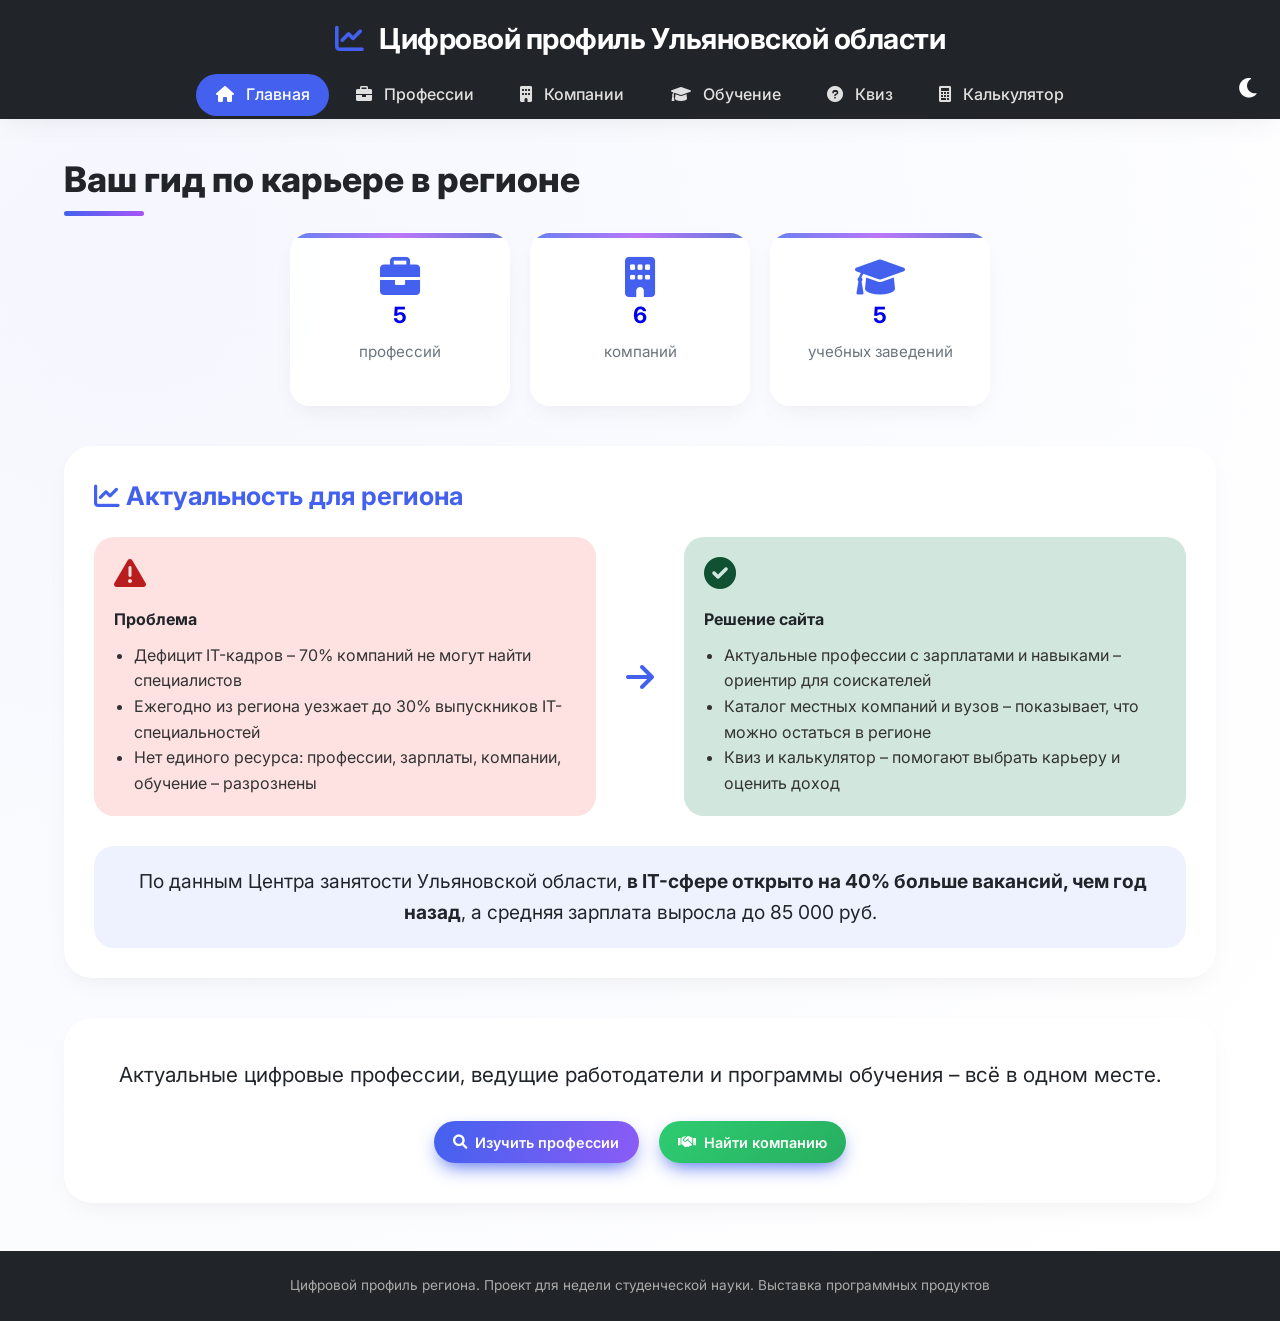
<file: index.html>
<!DOCTYPE html>
<!-- 1. Тип документа HTML5 -->
<html lang="ru">
<!-- 2. Корневой элемент: язык страницы русский -->
<head>
    <!-- 3. Кодировка UTF-8 (поддержка всех символов) -->
    <meta charset="UTF-8">
    <!-- 4. Адаптивный viewport: ширина = ширине устройства, масштаб 100% -->
    <meta name="viewport" content="width=device-width, initial-scale=1.0">
    <!-- 5. Заголовок вкладки браузера -->
    <title>Цифровой профиль Ульяновской области</title>
    <!-- 6. Подключение основного CSS -->
    <link rel="stylesheet" href="css/style.css">
    <!-- 7. Подключение иконок Font Awesome (внешний ресурс, не фреймворк) -->
    <link rel="stylesheet" href="https://cdnjs.cloudflare.com/ajax/libs/font-awesome/6.0.0-beta3/css/all.min.css">
</head>
<body>
    <!-- 8. Шапка сайта с навигацией -->
    <header>
        <h1><i class="fas fa-chart-line"></i> Цифровой профиль Ульяновской области</h1>
        <nav>
            <a href="index.html"><i class="fas fa-home"></i> Главная</a>
            <a href="professions.html"><i class="fas fa-briefcase"></i> Профессии</a>
            <a href="companies.html"><i class="fas fa-building"></i> Компании</a>
            <a href="education.html"><i class="fas fa-graduation-cap"></i> Обучение</a>
            <a href="quiz.html"><i class="fas fa-question-circle"></i> Квиз</a>
            <a href="calculator.html"><i class="fas fa-calculator"></i> Калькулятор</a>
        </nav>
        <!-- 9. Кнопка переключения тёмной темы (сохраняет выбор) -->
        <div style="text-align: right; margin-top: -40px; margin-right: 20px;">
            <button id="themeToggle" class="theme-btn" style="background: none; border: none; color: white; font-size: 1.4rem; cursor: pointer;">
                <i class="fas fa-moon"></i> <!-- иконка луны (светлая тема) -->
            </button>
        </div>
    </header>

    <!-- 10. Основной контейнер -->
    <div class="container">
        <h2 class="page-title">Ваш гид по карьере в регионе</h2>

        <!-- 11. Блок статистики (три кликабельные карточки) -->
        <div style="display: flex; flex-wrap: wrap; gap: 20px; justify-content: center; margin-bottom: 40px;">
            <!-- Карточка-ссылка на страницу профессий -->
            <a href="professions.html" class="card-link" style="text-decoration: none; display: block; width: 220px;">
                <div class="card" style="text-align: center; width: 100%;">
                    <i class="fas fa-briefcase" style="font-size: 2.5rem; color: #4361ee;"></i>
                    <h3 id="profCount">0</h3> <!-- сюда JS вставит количество профессий -->
                    <p>профессий</p>
                </div>
            </a>
            <!-- Карточка-ссылка на страницу компаний -->
            <a href="companies.html" class="card-link" style="text-decoration: none; display: block; width: 220px;">
                <div class="card" style="text-align: center; width: 100%;">
                    <i class="fas fa-building" style="font-size: 2.5rem; color: #4361ee;"></i>
                    <h3 id="companyCount">0</h3>
                    <p>компаний</p>
                </div>
            </a>
            <!-- Карточка-ссылка на страницу образования -->
            <a href="education.html" class="card-link" style="text-decoration: none; display: block; width: 220px;">
                <div class="card" style="text-align: center; width: 100%;">
                    <i class="fas fa-graduation-cap" style="font-size: 2.5rem; color: #4361ee;"></i>
                    <h3 id="eduCount">0</h3>
                    <p>учебных заведений</p>
                </div>
            </a>
        </div>

        <!-- 12. Блок "Актуальность и решение проблемы" (НОВЫЙ) -->
        <div style="background: white; border-radius: 28px; padding: 30px; margin: 40px 0; box-shadow: var(--shadow);">
            <h3 style="font-size: 1.6rem; margin-bottom: 20px; color: var(--primary);">
                <i class="fas fa-chart-line"></i> Актуальность для региона
            </h3>
            <div style="display: flex; flex-wrap: wrap; gap: 30px; justify-content: space-between;">
                <!-- Левая карточка: проблема -->
                <div style="flex: 1; min-width: 200px;">
                    <div style="background: #fee2e2; border-radius: 20px; padding: 20px; height: 100%;">
                        <i class="fas fa-exclamation-triangle" style="font-size: 2rem; color: #b91c1c;"></i>
                        <h4 style="margin: 15px 0 10px;">Проблема</h4>
                        <ul style="padding-left: 20px; color: #333;">
                            <li>Дефицит IT-кадров – 70% компаний не могут найти специалистов</li>
                            <li>Ежегодно из региона уезжает до 30% выпускников IT-специальностей</li>
                            <li>Нет единого ресурса: профессии, зарплаты, компании, обучение – разрознены</li>
                        </ul>
                    </div>
                </div>
                <!-- Стрелка-разделитель -->
                <div style="display: flex; align-items: center; font-size: 2rem; color: var(--primary);">
                    <i class="fas fa-arrow-right"></i>
                </div>
                <!-- Правая карточка: решение -->
                <div style="flex: 1; min-width: 200px;">
                    <div style="background: #d1e7dd; border-radius: 20px; padding: 20px; height: 100%;">
                        <i class="fas fa-check-circle" style="font-size: 2rem; color: #0f5132;"></i>
                        <h4 style="margin: 15px 0 10px;">Решение сайта</h4>
                        <ul style="padding-left: 20px; color: #333;">
                            <li>Актуальные профессии с зарплатами и навыками – ориентир для соискателей</li>
                            <li>Каталог местных компаний и вузов – показывает, что можно остаться в регионе</li>
                            <li>Квиз и калькулятор – помогают выбрать карьеру и оценить доход</li>
                        </ul>
                    </div>
                </div>
            </div>
            <!-- Дополнительная статистика -->
            <div style="margin-top: 30px; text-align: center; background: #eef2ff; border-radius: 20px; padding: 20px;">
                <p style="font-size: 1.2rem;">
                    <i class="fas fa-chart-simple"></i> По данным Центра занятости Ульяновской области, 
                    <strong>в IT-сфере открыто на 40% больше вакансий, чем год назад</strong>, 
                    а средняя зарплата выросла до 85 000 руб.
                </p>
            </div>
        </div>

        <!-- 13. Приветственный блок с кнопками -->
        <div style="background: white; border-radius: 28px; padding: 40px; box-shadow: var(--shadow); text-align: center;">
            <p style="font-size: 1.3rem; margin-bottom: 30px;">
                Актуальные цифровые профессии, ведущие работодатели и программы обучения – всё в одном месте.
            </p>
            <div style="display: flex; gap: 20px; justify-content: center; flex-wrap: wrap;">
                <a href="professions.html" class="btn"><i class="fas fa-search"></i> Изучить профессии</a>
                <a href="companies.html" class="btn" style="background: linear-gradient(135deg, #2ecc71, #27ae60);"><i class="fas fa-handshake"></i> Найти компанию</a>
            </div>
        </div>
    </div>

    <!-- 14. Подвал -->
    <footer>
        <p>Цифровой профиль региона. Проект для недели студенческой науки. Выставка программных продуктов</p>
        <!-- <p style="margin-top: 10px;"><i class="fas fa-envelope"></i> info@digit73.ru</p> -->
    </footer>

    <!-- 15. Подключение скриптов -->
    <script src="js/data.js"></script>
    <script src="js/main.js"></script>
    <!-- 16. Анимированный счётчик статистики (НОВЫЙ) -->
    <script>
        function animateCounter(elementId, targetNumber, duration = 1500) {
            const element = document.getElementById(elementId);
            if (!element) return;
            let steps = duration / 16;   // примерно 60 кадров в секунду
            let increment = targetNumber / steps;
            let current = 0;
            function update() {
                current += increment;
                if (current < targetNumber) {
                    element.innerText = Math.floor(current);
                    requestAnimationFrame(update);
                } else {
                    element.innerText = targetNumber;
                }
            }
            update();
        }
        window.addEventListener('load', () => {
            animateCounter('profCount', professions.length);
            animateCounter('companyCount', companies.length);
            animateCounter('eduCount', education.length);
        });
    </script>
</body>
</html>
</file>
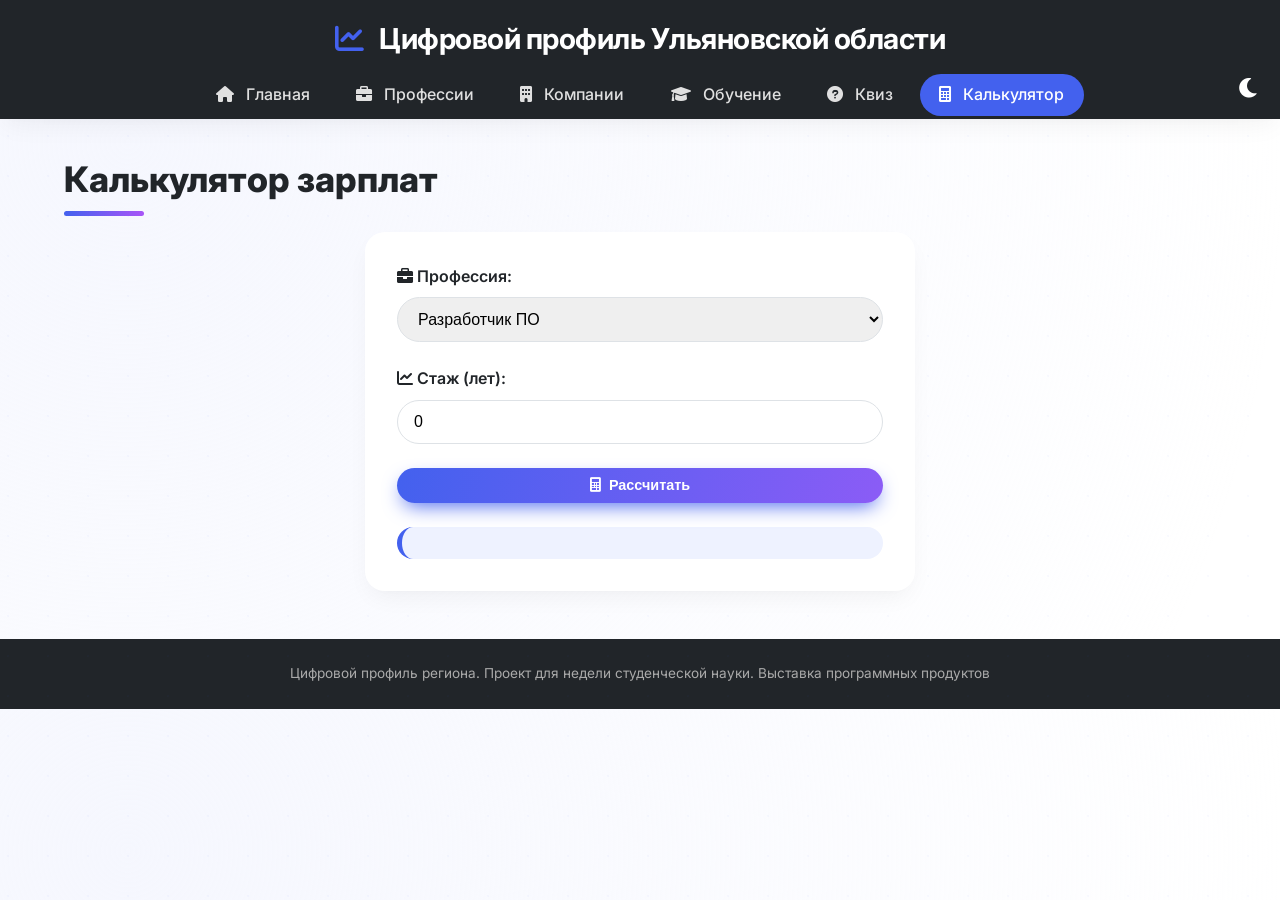
<file: calculator.html>
<!DOCTYPE html>
<html lang="ru">
<head>
    <meta charset="UTF-8">
    <meta name="viewport" content="width=device-width, initial-scale=1.0">
    <title>Калькулятор зарплат</title>
    <link rel="stylesheet" href="css/style.css">
    <link rel="stylesheet" href="https://cdnjs.cloudflare.com/ajax/libs/font-awesome/6.0.0-beta3/css/all.min.css">
</head>
<body>
    <header>
        <h1><i class="fas fa-chart-line"></i> Цифровой профиль Ульяновской области</h1>
        <nav>
            <a href="index.html"><i class="fas fa-home"></i> Главная</a>
            <a href="professions.html"><i class="fas fa-briefcase"></i> Профессии</a>
            <a href="companies.html"><i class="fas fa-building"></i> Компании</a>
            <a href="education.html"><i class="fas fa-graduation-cap"></i> Обучение</a>
            <a href="quiz.html"><i class="fas fa-question-circle"></i> Квиз</a>
            <a href="calculator.html"><i class="fas fa-calculator"></i> Калькулятор</a>
        </nav>
        <div style="text-align: right; margin-top: -40px; margin-right: 20px;">
            <button id="themeToggle" class="theme-btn" style="background: none; border: none; color: white; font-size: 1.4rem; cursor: pointer;">
                <i class="fas fa-moon"></i>
            </button>
        </div>
    </header>

    <div class="container">
        <h2 class="page-title">Калькулятор зарплат</h2>

        <div class="calculator-box">
            <div class="form-group">
                <label for="professionSelect"><i class="fas fa-briefcase"></i> Профессия:</label>
                <select id="professionSelect"></select>
            </div>
            <div class="form-group">
                <label for="experience"><i class="fas fa-chart-line"></i> Стаж (лет):</label>
                <input type="number" id="experience" min="0" max="10" value="0" step="1">
            </div>
            <button onclick="calculateSalary()" class="btn" style="width: 100%; justify-content: center;"><i class="fas fa-calculator"></i> Рассчитать</button>
            <div id="salaryResult" class="result-box"></div>
        </div>
    </div>

    <footer>
        <p>Цифровой профиль региона. Проект для недели студенческой науки. Выставка программных продуктов</p>
        <!-- <p style="margin-top: 10px;"><i class="fas fa-envelope"></i> info@digit73.ru</p> -->
    </footer>

    <script src="js/data.js"></script>
    <script src="js/main.js"></script>
    <script src="js/calculator.js"></script>
</body>
</html>
</file>
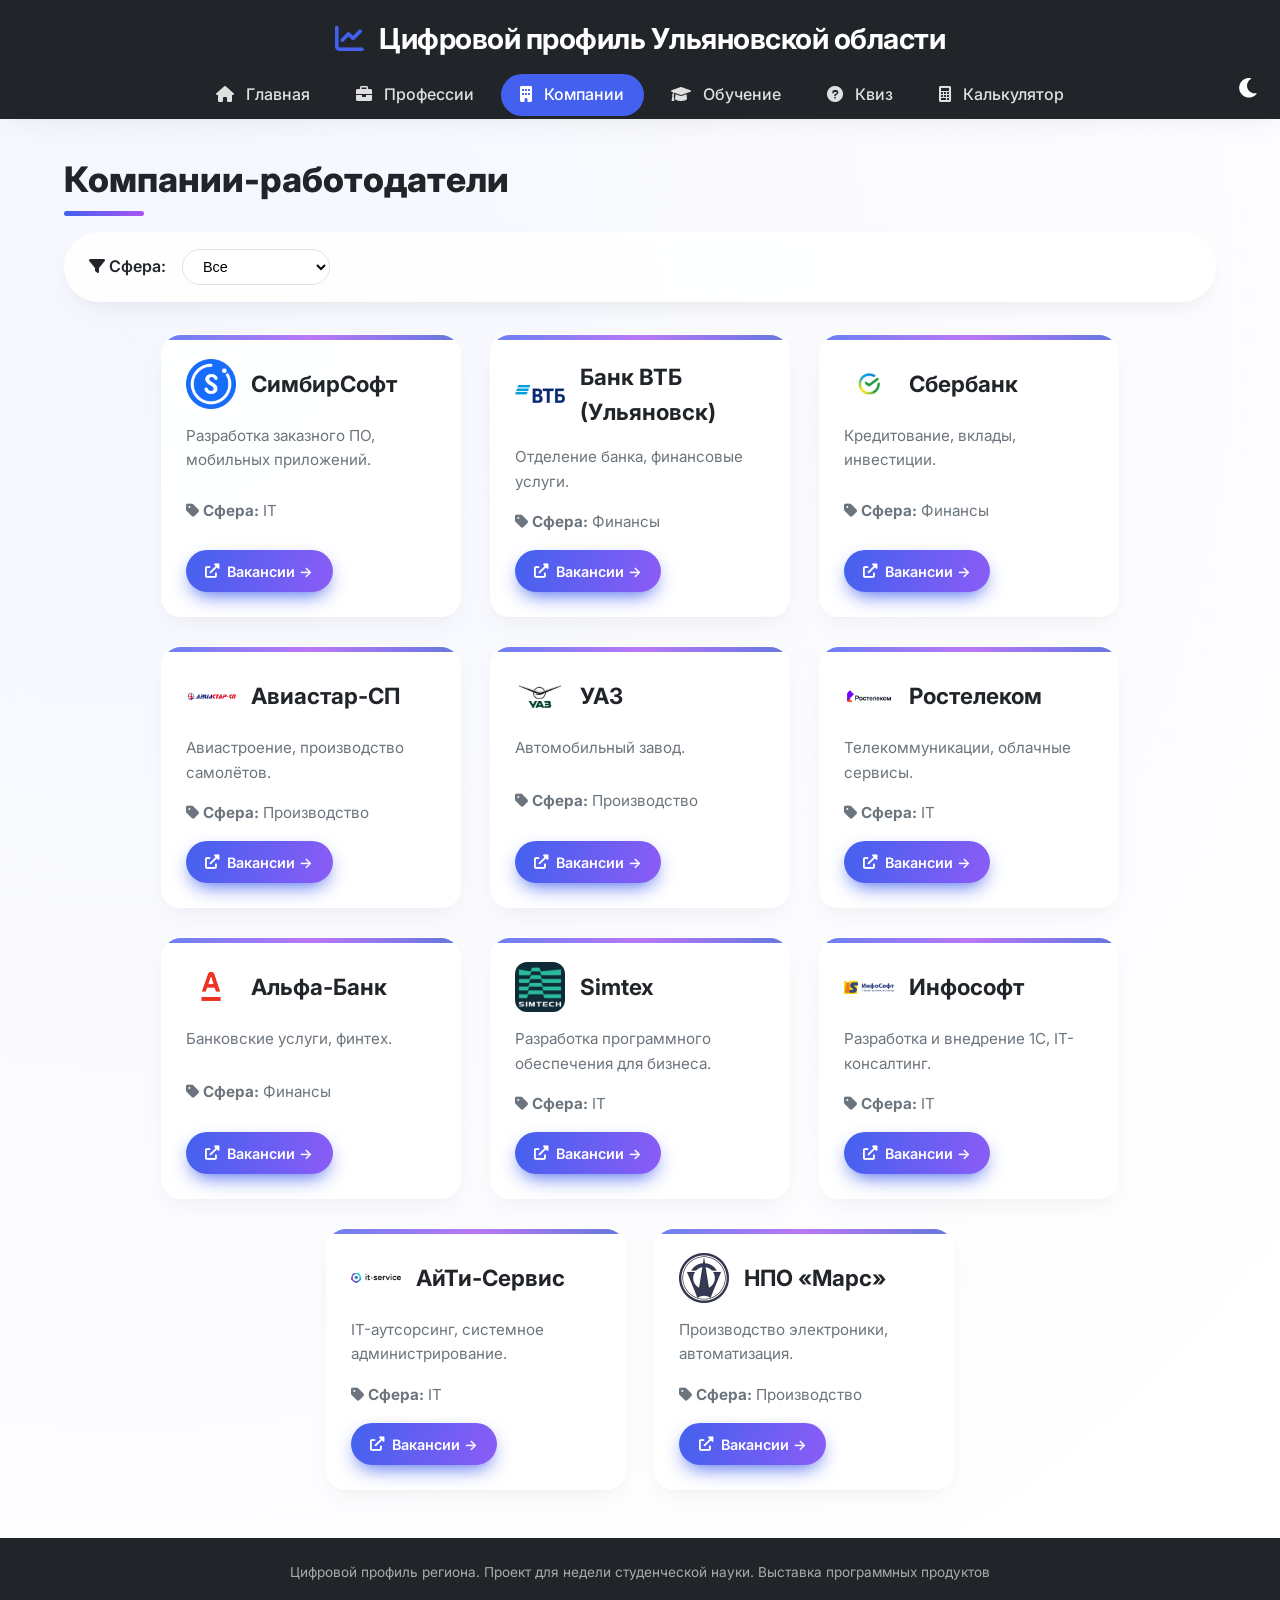
<file: companies.html>
<!DOCTYPE html>
<html lang="ru">
<head>
    <meta charset="UTF-8">
    <meta name="viewport" content="width=device-width, initial-scale=1.0">
    <title>Компании – Цифровой профиль</title>
    <link rel="stylesheet" href="css/style.css">
    <link rel="stylesheet" href="https://cdnjs.cloudflare.com/ajax/libs/font-awesome/6.0.0-beta3/css/all.min.css">
</head>
<body>
    <header>
        <h1><i class="fas fa-chart-line"></i> Цифровой профиль Ульяновской области</h1>
        <nav>
            <a href="index.html"><i class="fas fa-home"></i> Главная</a>
            <a href="professions.html"><i class="fas fa-briefcase"></i> Профессии</a>
            <a href="companies.html"><i class="fas fa-building"></i> Компании</a>
            <a href="education.html"><i class="fas fa-graduation-cap"></i> Обучение</a>
            <a href="quiz.html"><i class="fas fa-question-circle"></i> Квиз</a>
            <a href="calculator.html"><i class="fas fa-calculator"></i> Калькулятор</a>
        </nav>
        <div style="text-align: right; margin-top: -40px; margin-right: 20px;">
            <button id="themeToggle" class="theme-btn" style="background: none; border: none; color: white; font-size: 1.4rem; cursor: pointer;">
                <i class="fas fa-moon"></i>
            </button>
        </div>
    </header>

    <div class="container">
        <h2 class="page-title">Компании-работодатели</h2>

        <!-- Блок фильтрации по сфере -->
        <div class="filter-section">
            <label for="fieldFilter"><i class="fas fa-filter"></i> Сфера:</label>
            <select id="fieldFilter">
                <option value="all">Все</option>
                <option value="IT">IT</option>
                <option value="Финансы">Финансы</option>
                <option value="Производство">Производство</option>
            </select>
        </div>

        <!-- Контейнер для карточек компаний (заполняется через companies.js) -->
        <div id="companiesContainer" class="card-container"></div>
    </div>

    <footer>
        <p>Цифровой профиль региона. Проект для недели студенческой науки. Выставка программных продуктов</p>
        <!-- <p style="margin-top: 10px;"><i class="fas fa-envelope"></i> info@digit73.ru</p> -->
    </footer>

    <script src="js/data.js"></script>
    <script src="js/main.js"></script>
    <script src="js/companies.js"></script>
</body>
</html>
</file>
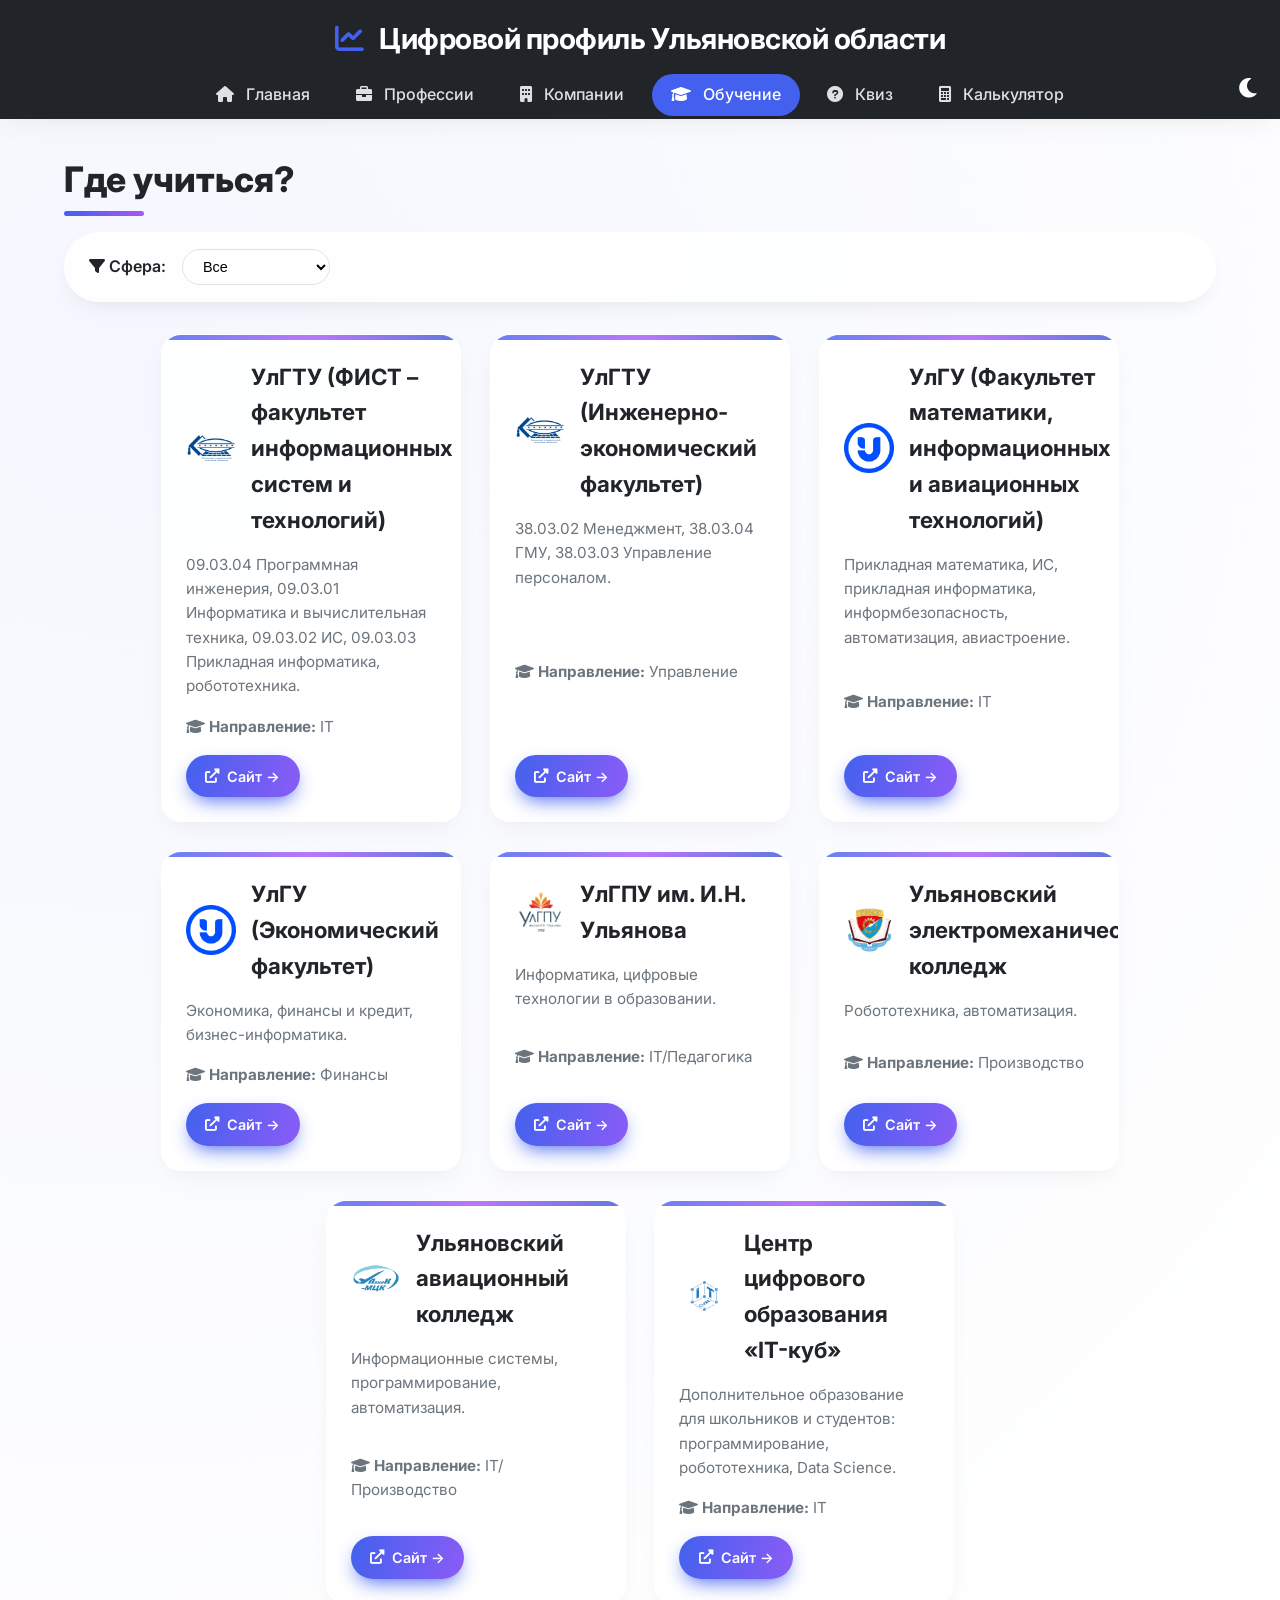
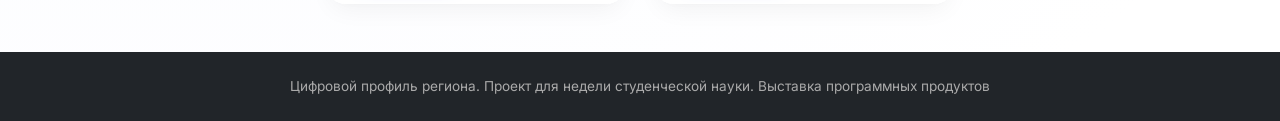
<file: education.html>
<!DOCTYPE html>
<html lang="ru">
<head>
    <meta charset="UTF-8">
    <meta name="viewport" content="width=device-width, initial-scale=1.0">
    <title>Обучение – Цифровой профиль</title>
    <link rel="stylesheet" href="css/style.css">
    <link rel="stylesheet" href="https://cdnjs.cloudflare.com/ajax/libs/font-awesome/6.0.0-beta3/css/all.min.css">
</head>
<body>
    <header>
        <h1><i class="fas fa-chart-line"></i> Цифровой профиль Ульяновской области</h1>
        <nav>
            <a href="index.html"><i class="fas fa-home"></i> Главная</a>
            <a href="professions.html"><i class="fas fa-briefcase"></i> Профессии</a>
            <a href="companies.html"><i class="fas fa-building"></i> Компании</a>
            <a href="education.html"><i class="fas fa-graduation-cap"></i> Обучение</a>
            <a href="quiz.html"><i class="fas fa-question-circle"></i> Квиз</a>
            <a href="calculator.html"><i class="fas fa-calculator"></i> Калькулятор</a>
        </nav>
        <div style="text-align: right; margin-top: -40px; margin-right: 20px;">
            <button id="themeToggle" class="theme-btn" style="background: none; border: none; color: white; font-size: 1.4rem; cursor: pointer;">
                <i class="fas fa-moon"></i>
            </button>
        </div>
    </header>

    <div class="container">
        <h2 class="page-title">Где учиться?</h2>

        <!-- Блок фильтрации по сфере -->
        <div class="filter-section">
            <label for="eduFieldFilter"><i class="fas fa-filter"></i> Сфера:</label>
            <select id="eduFieldFilter">
                <option value="all">Все</option>
                <option value="IT">IT</option>
                <option value="Финансы">Финансы</option>
                <option value="Производство">Производство</option>
            </select>
        </div>

        <!-- Контейнер для карточек учебных заведений (заполняется через education.js) -->
        <div id="educationContainer" class="card-container"></div>
    </div>

    <footer>
        <p>Цифровой профиль региона. Проект для недели студенческой науки. Выставка программных продуктов</p>
        <!-- <p style="margin-top: 10px;"><i class="fas fa-envelope"></i> info@digit73.ru</p> -->
    </footer>

    <script src="js/data.js"></script>
    <script src="js/main.js"></script>
    <script src="js/education.js"></script>
</body>
</html>
</file>
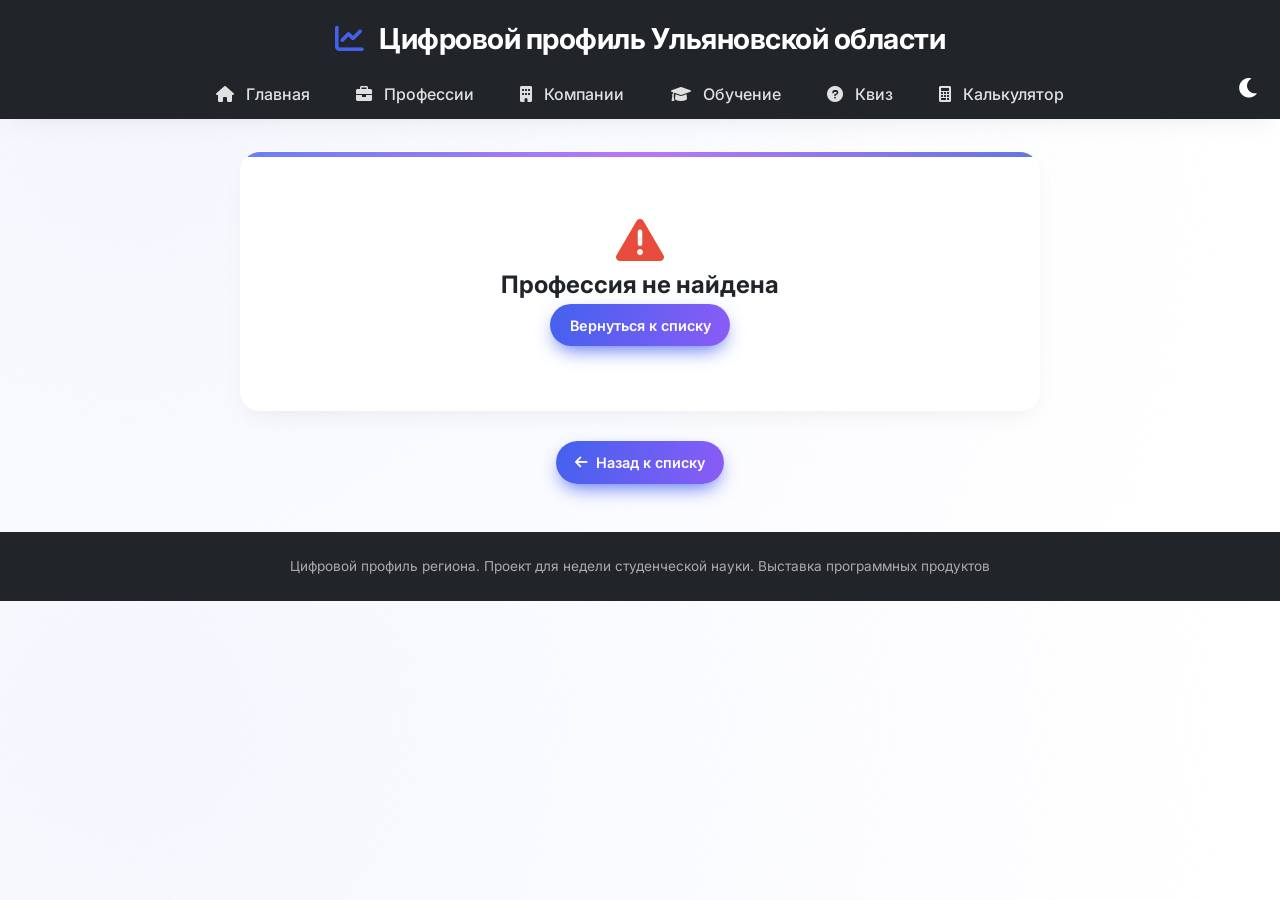
<file: profession-detail.html>
<!DOCTYPE html>
<html lang="ru">
<head>
    <meta charset="UTF-8">
    <meta name="viewport" content="width=device-width, initial-scale=1.0">
    <title>Детали профессии – Цифровой профиль</title>
    <link rel="stylesheet" href="css/style.css">
    <link rel="stylesheet" href="https://cdnjs.cloudflare.com/ajax/libs/font-awesome/6.0.0-beta3/css/all.min.css">
</head>
<body>
    <header>
        <h1><i class="fas fa-chart-line"></i> Цифровой профиль Ульяновской области</h1>
        <nav>
            <a href="index.html"><i class="fas fa-home"></i> Главная</a>
            <a href="professions.html"><i class="fas fa-briefcase"></i> Профессии</a>
            <a href="companies.html"><i class="fas fa-building"></i> Компании</a>
            <a href="education.html"><i class="fas fa-graduation-cap"></i> Обучение</a>
            <a href="quiz.html"><i class="fas fa-question-circle"></i> Квиз</a>
            <a href="calculator.html"><i class="fas fa-calculator"></i> Калькулятор</a>
        </nav>
        <div style="text-align: right; margin-top: -40px; margin-right: 20px;">
            <button id="themeToggle" class="theme-btn" style="background: none; border: none; color: white; font-size: 1.4rem; cursor: pointer;">
                <i class="fas fa-moon"></i>
            </button>
        </div>
    </header>

    <div class="container">
        <!-- Контейнер, куда profession-detail.js загрузит информацию -->
        <div id="detail-content" class="card" style="width: 100%; max-width: 800px; margin: 0 auto;">
            <div style="text-align: center; padding: 40px;">
                <i class="fas fa-spinner fa-pulse fa-3x"></i>
                <p>Загрузка информации...</p>
            </div>
        </div>
        <!-- Кнопка возврата к списку профессий -->
        <div style="text-align: center; margin-top: 30px;">
            <a href="professions.html" class="btn"><i class="fas fa-arrow-left"></i> Назад к списку</a>
        </div>
    </div>

    <footer>
        <p>Цифровой профиль региона. Проект для недели студенческой науки. Выставка программных продуктов</p>
        <!-- <p style="margin-top: 10px;"><i class="fas fa-envelope"></i> info@digit73.ru</p> -->
    </footer>

    <script src="js/data.js"></script>
    <script src="js/main.js"></script>
    <script src="js/profession-detail.js"></script>
</body>
</html>
</file>
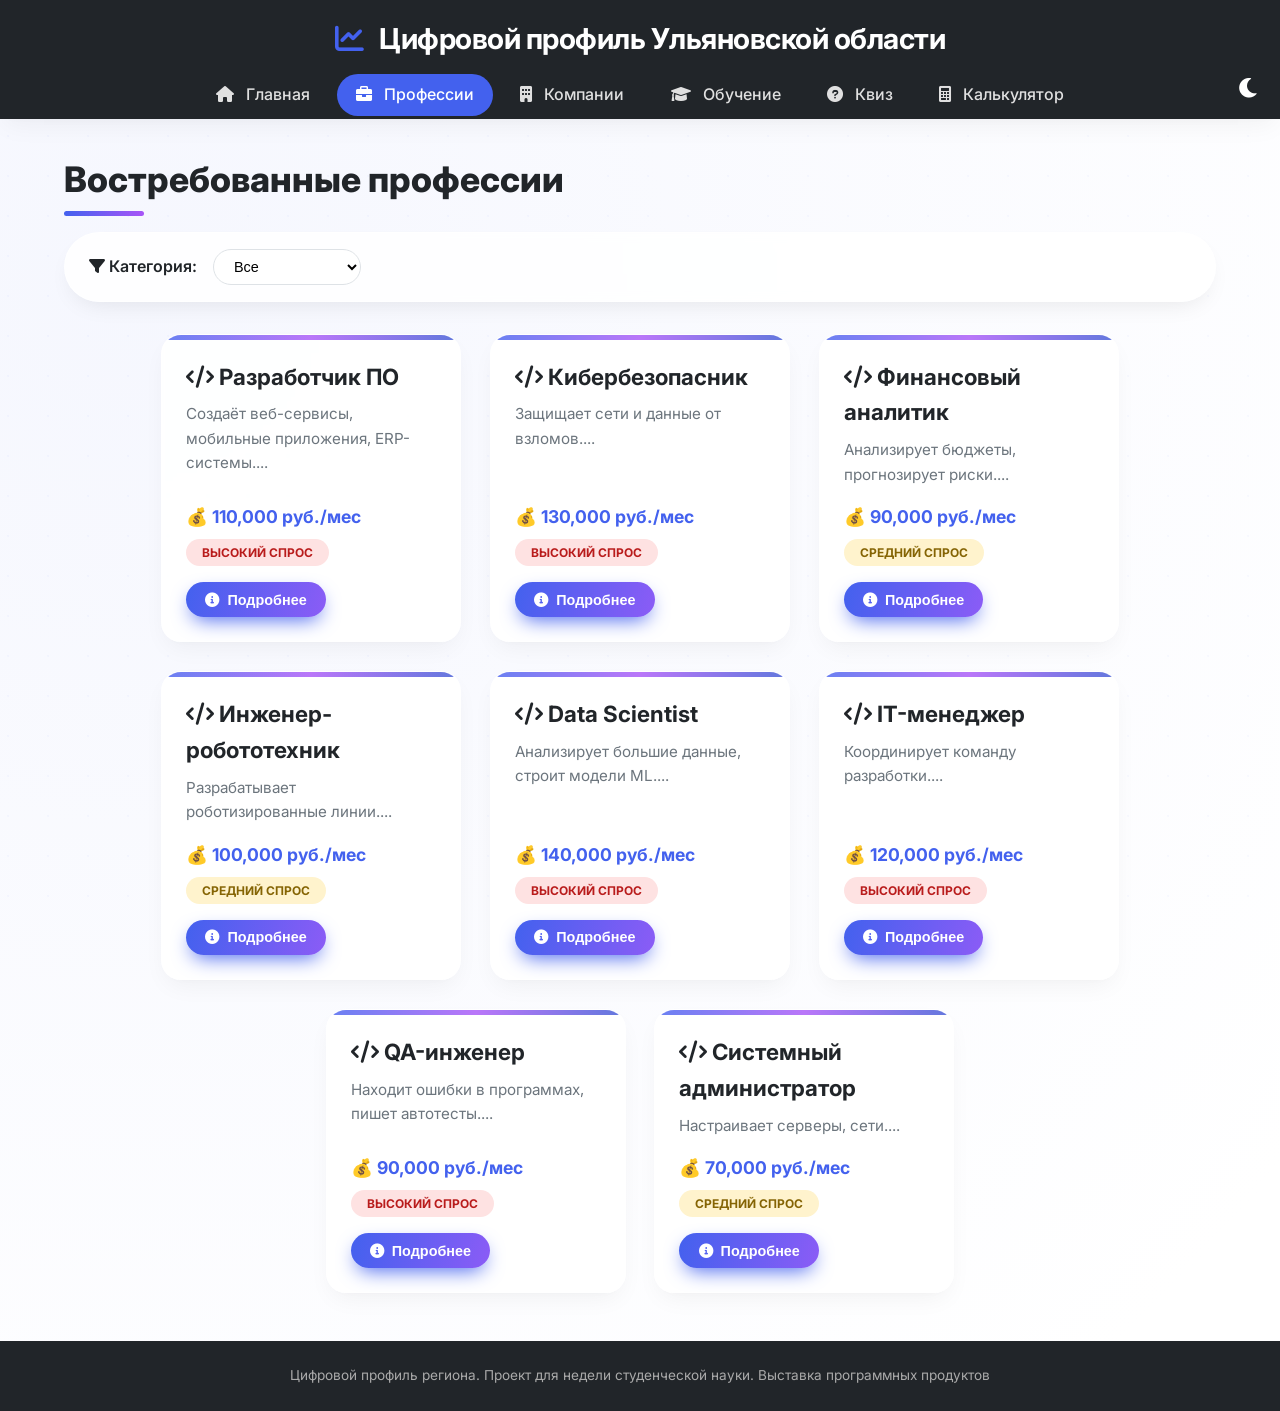
<file: professions.html>
<!DOCTYPE html>
<html lang="ru">
<head>
    <meta charset="UTF-8">
    <meta name="viewport" content="width=device-width, initial-scale=1.0">
    <title>Профессии – Цифровой профиль</title>
    <link rel="stylesheet" href="css/style.css">
    <link rel="stylesheet" href="https://cdnjs.cloudflare.com/ajax/libs/font-awesome/6.0.0-beta3/css/all.min.css">
</head>
<body>
    <header>
        <h1><i class="fas fa-chart-line"></i> Цифровой профиль Ульяновской области</h1>
        <nav>
            <a href="index.html"><i class="fas fa-home"></i> Главная</a>
            <a href="professions.html"><i class="fas fa-briefcase"></i> Профессии</a>
            <a href="companies.html"><i class="fas fa-building"></i> Компании</a>
            <a href="education.html"><i class="fas fa-graduation-cap"></i> Обучение</a>
            <a href="quiz.html"><i class="fas fa-question-circle"></i> Квиз</a>
            <a href="calculator.html"><i class="fas fa-calculator"></i> Калькулятор</a>
        </nav>
        <div style="text-align: right; margin-top: -40px; margin-right: 20px;">
            <button id="themeToggle" class="theme-btn" style="background: none; border: none; color: white; font-size: 1.4rem; cursor: pointer;">
                <i class="fas fa-moon"></i>
            </button>
        </div>
    </header>

    <div class="container">
        <h2 class="page-title">Востребованные профессии</h2>

        <!-- Блок фильтрации по категориям -->
        <div class="filter-section">
            <label for="categoryFilter"><i class="fas fa-filter"></i> Категория:</label>
            <select id="categoryFilter">
                <option value="all">Все</option>
                <option value="IT">IT</option>
                <option value="Финансы">Финансы</option>
                <option value="Производство">Производство</option>
                <option value="Управление">Управление</option>
            </select>
        </div>

        <!-- Контейнер для карточек профессий (заполняется через professions.js) -->
        <div id="professionsContainer" class="card-container"></div>
    </div>

    <footer>
        <p>Цифровой профиль региона. Проект для недели студенческой науки. Выставка программных продуктов</p>
        <!-- <p style="margin-top: 10px;"><i class="fas fa-envelope"></i> info@digit73.ru</p> -->
    </footer>

    <script src="js/data.js"></script>
    <script src="js/main.js"></script>
    <script src="js/professions.js"></script>
</body>
</html>
</file>
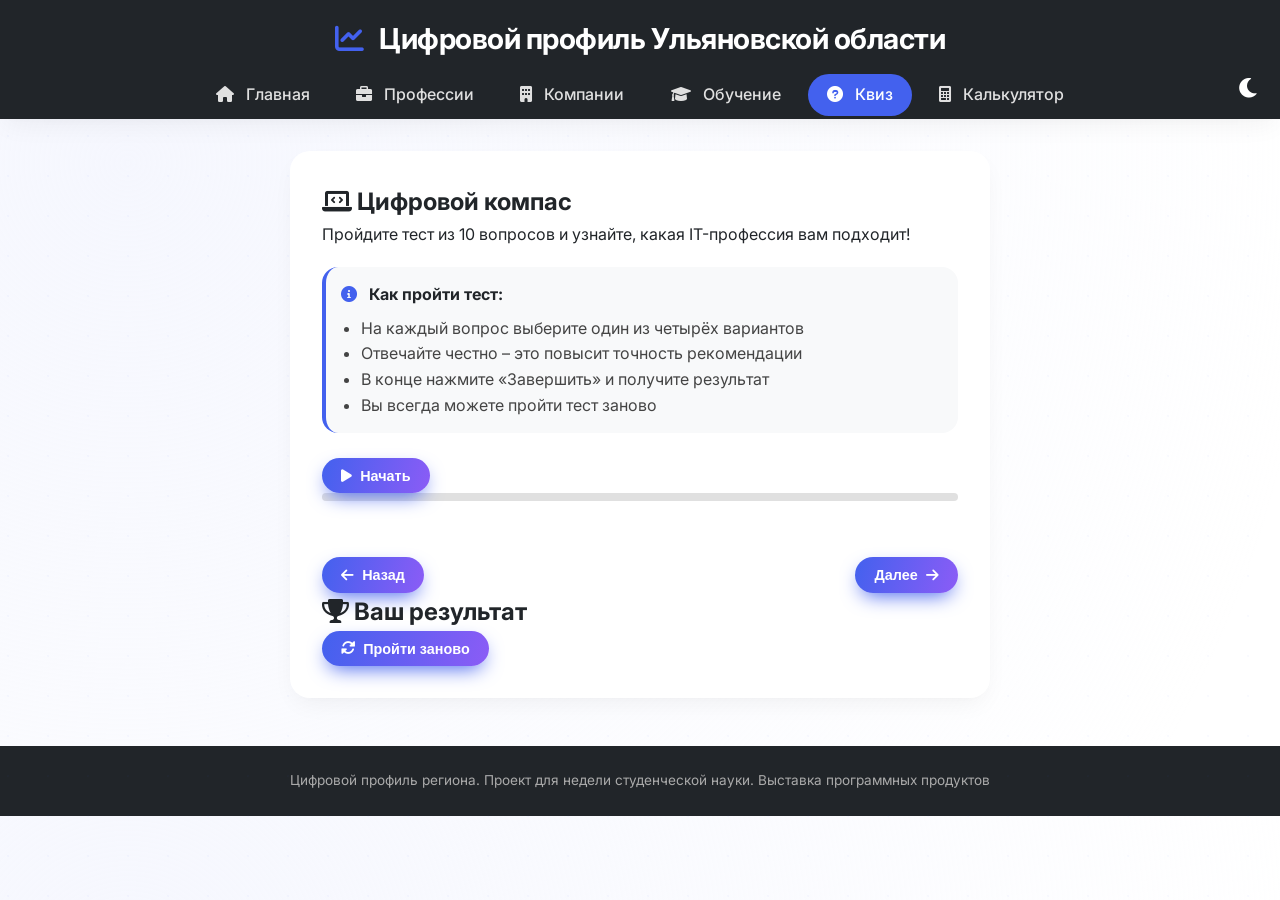
<file: quiz.html>
<!DOCTYPE html>
<html lang="ru">
<head>
    <meta charset="UTF-8">
    <meta name="viewport" content="width=device-width, initial-scale=1.0">
    <title>Квиз: IT-профессии – Цифровой профиль</title>
    <link rel="stylesheet" href="css/style.css">
    <link rel="stylesheet" href="https://cdnjs.cloudflare.com/ajax/libs/font-awesome/6.0.0-beta3/css/all.min.css">
</head>
<body>
    <header>
        <h1><i class="fas fa-chart-line"></i> Цифровой профиль Ульяновской области</h1>
        <nav>
            <a href="index.html"><i class="fas fa-home"></i> Главная</a>
            <a href="professions.html"><i class="fas fa-briefcase"></i> Профессии</a>
            <a href="companies.html"><i class="fas fa-building"></i> Компании</a>
            <a href="education.html"><i class="fas fa-graduation-cap"></i> Обучение</a>
            <a href="quiz.html"><i class="fas fa-question-circle"></i> Квиз</a>
            <a href="calculator.html"><i class="fas fa-calculator"></i> Калькулятор</a>
        </nav>
        <div style="text-align: right; margin-top: -40px; margin-right: 20px;">
            <button id="themeToggle" class="theme-btn" style="background: none; border: none; color: white; font-size: 1.4rem; cursor: pointer;">
                <i class="fas fa-moon"></i>
            </button>
        </div>
    </header>

    <div class="container">
        <div class="quiz-container">
            <!-- СТАРТОВЫЙ ЭКРАН -->
            <div id="start-screen" class="screen">
                <h2><i class="fas fa-laptop-code"></i> Цифровой компас</h2>
                <p>Пройдите тест из 10 вопросов и узнайте, какая IT-профессия вам подходит!</p>

                <!-- НОВЫЙ БЛОК: Инструкция (короткий текст) -->
                <div style="background: #f8f9fa; border-radius: 16px; padding: 15px; margin-top: 20px; text-align: left; border-left: 4px solid var(--primary);">
                    <i class="fas fa-info-circle" style="color: var(--primary); margin-right: 8px;"></i>
                    <strong>Как пройти тест:</strong>
                    <ul style="margin: 8px 0 0 20px; color: #444;">
                        <li>На каждый вопрос выберите один из четырёх вариантов</li>
                        <li>Отвечайте честно – это повысит точность рекомендации</li>
                        <li>В конце нажмите «Завершить» и получите результат</li>
                        <li>Вы всегда можете пройти тест заново</li>
                    </ul>
                </div>

                <button id="start-btn" class="btn" style="margin-top: 25px;"><i class="fas fa-play"></i> Начать</button>
            </div>

            <!-- ЭКРАН ВОПРОСОВ -->
            <div id="quiz-screen" class="screen hidden">
                <div class="progress"><div id="progress-bar" class="progress-bar"></div></div>
                <h3 id="question-text"></h3>
                <div id="options-container" class="options"></div>
                <div class="navigation">
                    <button id="prev-btn" class="btn" disabled><i class="fas fa-arrow-left"></i> Назад</button>
                    <button id="next-btn" class="btn" disabled>Далее <i class="fas fa-arrow-right"></i></button>
                </div>
            </div>

            <!-- ЭКРАН РЕЗУЛЬТАТА -->
            <div id="result-screen" class="screen hidden">
                <h2><i class="fas fa-trophy"></i> Ваш результат</h2>
                <div id="result-content"></div>
                <button id="restart-btn" class="btn"><i class="fas fa-sync-alt"></i> Пройти заново</button>
            </div>
        </div>
    </div>

    <footer>
        <p>Цифровой профиль региона. Проект для недели студенческой науки. Выставка программных продуктов</p>
        <!-- <p style="margin-top: 10px;"><i class="fas fa-envelope"></i> info@digit73.ru</p> -->
    </footer>

    <script src="js/quiz.js"></script>
    <script src="js/main.js"></script>
</body>
</html>
</file>
<file: css/style.css>
/* -------------------- 1. ПОДКЛЮЧЕНИЕ ШРИФТА -------------------- */
/* Импортируем современный шрифт Inter с Google Fonts (400 – обычный, 500,600,700 – жирность) */
@import url('https://fonts.googleapis.com/css2?family=Inter:wght@400;500;600;700&display=swap');

/* -------------------- 2. CSS-ПЕРЕМЕННЫЕ (цветовая схема) -------------------- */
:root {
    --primary: #4361ee;           /* Основной синий для кнопок, акцентов */
    --primary-dark: #3a56d4;      /* Тёмный синий для наведения */
    --secondary: #6c757d;         /* Серый для второстепенного текста */
    --dark: #212529;              /* Почти чёрный для основного текста (светлая тема) */
    --light: #f8f9fa;             /* Светлый фон (резерв) */
    --white: #ffffff;             /* Белый для карточек */
    --shadow: 0 10px 25px -5px rgba(0, 0, 0, 0.05), 0 8px 10px -6px rgba(0, 0, 0, 0.02);
    --shadow-hover: 0 25px 35px -12px rgba(0, 0, 0, 0.2);
    --border-radius: 20px;        /* Единое скругление углов */
}

/* -------------------- 3. ГЛОБАЛЬНЫЙ СБРОС -------------------- */
* {
    margin: 0;                    /* Убираем внешние отступы у всех элементов */
    padding: 0;                  /* Убираем внутренние отступы */
    box-sizing: border-box;      /* Ширина элемента включает padding и border */
}

/* -------------------- 4. БАЗОВЫЕ СТИЛИ BODY -------------------- */
body {
    font-family: 'Inter', sans-serif;
    /* Радиальный градиент: центр в точке (10% ширины, 20% высоты), от прозрачно-синего до почти белого */
    background: radial-gradient(circle at 10% 20%, rgba(67, 97, 238, 0.05) 0%, rgba(255, 255, 255, 0.98) 90%);
    color: var(--dark);
    line-height: 1.6;
    transition: background 0.3s, color 0.3s; /* Плавная смена при переключении темы */
    position: relative;
}
/* Декоративный паттерн (точки) – псевдоэлемент перед body */
body::before {
    content: '';
    position: fixed;
    top: 0;
    left: 0;
    width: 100%;
    height: 100%;
    background-image: radial-gradient(circle at 20% 40%, rgba(67, 97, 238, 0.03) 2%, transparent 2.5%);
    background-size: 40px 40px;
    pointer-events: none;         /* Чтобы точки не мешали кликам */
    z-index: 0;
}

/* -------------------- 5. ШАПКА САЙТА -------------------- */
header {
    background: var(--dark);
    color: var(--white);
    padding: 1rem 0;
    box-shadow: var(--shadow);
    position: relative;
    z-index: 10;
}
header h1 {
    text-align: center;
    font-weight: 700;
    letter-spacing: -0.5px;
    font-size: 1.8rem;
}
header h1 i {
    margin-right: 10px;
    color: var(--primary);
}
/* Навигация */
nav {
    display: flex;
    justify-content: center;
    flex-wrap: wrap;
    gap: 0.5rem;
    margin-top: 0.75rem;
}
nav a {
    color: #e0e0e0;
    text-decoration: none;
    padding: 0.5rem 1.2rem;
    border-radius: 40px;
    font-weight: 500;
    transition: all 0.2s ease;
}
nav a i {
    margin-right: 8px;
}
nav a:hover {
    background: rgba(255, 255, 255, 0.1);
    color: white;
}
nav a.active {
    background: var(--primary);
    color: white;
}

/* -------------------- 6. ОСНОВНОЙ КОНТЕЙНЕР -------------------- */
.container {
    max-width: 1200px;
    margin: 2rem auto;
    padding: 0 1.5rem;
    position: relative;
    z-index: 2;
}

/* -------------------- 7. ЗАГОЛОВКИ СТРАНИЦ С АНИМАЦИЕЙ -------------------- */
.page-title {
    font-size: 2.2rem;
    font-weight: 800;
    margin-bottom: 1.5rem;
    position: relative;
    display: inline-block;
}
/* Декоративная полоска под заголовком (выезжает слева) */
.page-title::after {
    content: '';
    position: absolute;
    bottom: -8px;
    left: 0;
    width: 80px;
    height: 5px;
    background: linear-gradient(90deg, var(--primary), #a855f7);
    border-radius: 5px;
    animation: slideIn 0.5s ease-out;
}
@keyframes slideIn {
    from { width: 0; opacity: 0; }
    to { width: 80px; opacity: 1; }
}

/* -------------------- 8. СЕТКА КАРТОЧЕК -------------------- */
.card-container {
    display: flex;
    flex-wrap: wrap;
    gap: 1.8rem;
    justify-content: center;
    margin-top: 1.5rem;
}

/* -------------------- 9. СТИЛИ ОДНОЙ КАРТОЧКИ (СТЕКЛЯННЫЙ ЭФФЕКТ) -------------------- */
.card {
    background: rgba(255, 255, 255, 0.9);
    backdrop-filter: blur(2px);           /* Размытие фона под карточкой */
    border-radius: var(--border-radius);
    padding: 1.5rem;
    box-shadow: var(--shadow);
    transition: transform 0.25s ease, box-shadow 0.25s ease, background 0.2s;
    width: 300px;
    display: flex;
    flex-direction: column;
    border: 1px solid rgba(255, 255, 255, 0.3);
    position: relative;
    overflow: hidden;
    animation: fadeInUp 0.4s ease-out;
}
/* Цветная полоска сверху карточки */
.card::before {
    content: '';
    position: absolute;
    top: 0;
    left: 0;
    width: 100%;
    height: 5px;
    background: linear-gradient(90deg, var(--primary), #a855f7, var(--primary-dark));
    opacity: 0.8;
}
.card:hover {
    transform: translateY(-8px);
    box-shadow: var(--shadow-hover);
    background: rgba(255, 255, 255, 1);
}
.card h3 {
    font-size: 1.4rem;
    font-weight: 700;
    margin-bottom: 0.5rem;
}
.card p {
    color: var(--secondary);
    margin-bottom: 1rem;
    font-size: 0.95rem;
    flex-grow: 1;
}
.card .salary {
    font-weight: 700;
    color: var(--primary);
    margin-bottom: 0.5rem;
    font-size: 1.1rem;
}
.card .demand {
    display: inline-block;
    padding: 0.25rem 1rem;
    border-radius: 30px;
    font-size: 0.75rem;
    font-weight: 700;
    text-transform: uppercase;
    align-self: flex-start;
    margin-bottom: 1rem;
}
/* Иконки в карточках – анимация при наведении */
.card i {
    transition: transform 0.2s, color 0.2s;
}
.card:hover i {
    transform: scale(1.1);
    color: var(--primary);
}

/* Цвета бейджей востребованности */
.demand-high { background: #fee2e2; color: #b91c1c; }
.demand-medium { background: #fff3cd; color: #856404; }
.demand-low { background: #d1e7dd; color: #0f5132; }

/* -------------------- 10. КНОПКИ (ГРАДИЕНТ + СВЕЧЕНИЕ) -------------------- */
.card button, .btn {
    background: linear-gradient(105deg, var(--primary) 0%, #8b5cf6 100%);
    color: white;
    border: none;
    padding: 0.6rem 1.2rem;
    border-radius: 40px;
    font-size: 0.9rem;
    font-weight: 600;
    cursor: pointer;
    transition: all 0.3s cubic-bezier(0.2, 0.9, 0.4, 1.1);
    box-shadow: 0 8px 20px -6px var(--primary);
    align-self: flex-start;
    text-decoration: none;
    display: inline-flex;
    align-items: center;
    gap: 8px;
}
.card button:hover, .btn:hover {
    transform: translateY(-2px);
    box-shadow: 0 12px 25px -8px var(--primary);
    background: linear-gradient(105deg, #3b4fcf 0%, #7c3aed 100%);
}
.card button:active, .btn:active {
    transform: translateY(1px);
}

/* -------------------- 11. БЛОК ФИЛЬТРАЦИИ (СТЕКЛЯННЫЙ ЭФФЕКТ) -------------------- */
.filter-section {
    background: rgba(255, 255, 255, 0.85);
    backdrop-filter: blur(4px);
    padding: 1rem 1.5rem;
    border-radius: 60px;
    box-shadow: 0 10px 25px -10px rgba(0, 0, 0, 0.1);
    display: flex;
    gap: 1rem;
    flex-wrap: wrap;
    align-items: center;
    margin-bottom: 2rem;
    border: 1px solid rgba(255, 255, 255, 0.5);
}
.filter-section label {
    font-weight: 600;
}
.filter-section select, .filter-section input {
    padding: 0.5rem 1rem;
    border: 1px solid #dee2e6;
    border-radius: 40px;
    font-size: 0.9rem;
    background: white;
    transition: all 0.2s;
}
.filter-section select:focus, .filter-section input:focus {
    outline: none;
    border-color: var(--primary);
    box-shadow: 0 0 0 3px rgba(67, 97, 238, 0.2);
}

/* -------------------- 12. КАЛЬКУЛЯТОР ЗАРПЛАТ -------------------- */
.calculator-box {
    background: white;
    border-radius: var(--border-radius);
    padding: 2rem;
    max-width: 550px;
    margin: 0 auto;
    box-shadow: var(--shadow);
}
.form-group {
    margin-bottom: 1.5rem;
}
.form-group label {
    display: block;
    font-weight: 600;
    margin-bottom: 0.5rem;
}
.form-group select, .form-group input {
    width: 100%;
    padding: 0.75rem 1rem;
    border: 1px solid #dee2e6;
    border-radius: 40px;
    font-size: 1rem;
}
.result-box {
    margin-top: 1.5rem;
    padding: 1rem;
    background: #eef2ff;
    border-radius: var(--border-radius);
    border-left: 5px solid var(--primary);
}

/* -------------------- 13. ПОДВАЛ -------------------- */
footer {
    background: var(--dark);
    color: #aaa;
    text-align: center;
    padding: 1.5rem;
    margin-top: 3rem;
    font-size: 0.85rem;
}
footer i {
    margin-right: 5px;
    color: var(--primary);
}

/* -------------------- 14. АНИМАЦИЯ ПОЯВЛЕНИЯ КАРТОЧЕК -------------------- */
@keyframes fadeInUp {
    from { opacity: 0; transform: translateY(20px); }
    to { opacity: 1; transform: translateY(0); }
}

/* -------------------- 15. АДАПТИВНОСТЬ ДЛЯ МОБИЛЬНЫХ УСТРОЙСТВ -------------------- */
@media (max-width: 768px) {
    header h1 { font-size: 1.4rem; }
    nav a { padding: 0.4rem 0.8rem; font-size: 0.8rem; }
    .page-title { font-size: 1.8rem; }
    .filter-section {
        flex-direction: column;
        align-items: stretch;
        border-radius: 24px;
    }
    .filter-section select, .filter-section input { width: 100%; }
    .card-container { justify-content: center; }
}

/* -------------------- 16. СТИЛИ ДЛЯ КВИЗА -------------------- */
.quiz-container {
    background: white;
    border-radius: var(--border-radius);
    padding: 2rem;
    box-shadow: var(--shadow);
    max-width: 700px;
    margin: 0 auto;
}
.progress {
    height: 8px;
    background: #e0e0e0;
    border-radius: 10px;
    margin-bottom: 2rem;
    overflow: hidden;
}
.progress-bar {
    width: 0%;
    height: 100%;
    background: var(--primary);
    transition: width 0.3s;
}
.options {
    display: flex;
    flex-direction: column;
    gap: 1rem;
    margin: 1.5rem 0;
}
.option-btn {
    background: #f2f2f2;
    border: 2px solid transparent;
    border-radius: 60px;
    padding: 0.8rem 1.2rem;
    font-size: 1rem;
    cursor: pointer;
    transition: all 0.2s;
    text-align: left;
    display: flex;
    align-items: center;
    gap: 12px;
}
.option-btn i { width: 24px; color: var(--primary); }
.option-btn:hover { background: #e6e6e6; border-color: var(--primary); }
.option-btn.selected { background: var(--primary); color: white; }
.option-btn.selected i { color: white; }
.navigation { display: flex; justify-content: space-between; gap: 1rem; margin-top: 1rem; }
.result-card {
    display: flex;
    gap: 1.5rem;
    align-items: center;
    flex-wrap: wrap;
    background: #f8f9fa;
    padding: 1.5rem;
    border-radius: 20px;
}
@media (max-width: 500px) {
    .result-card { flex-direction: column; text-align: center; }
}

/* -------------------- 17. ДОПОЛНИТЕЛЬНО: КЛИКАБЕЛЬНЫЕ КАРТОЧКИ-ССЫЛКИ -------------------- */
.card-link {
    text-decoration: none;
    display: block;
}
.card-link .card {
    transition: transform 0.2s, box-shadow 0.2s;
}
.card-link:hover .card {
    transform: translateY(-6px);
    box-shadow: var(--shadow-hover);
}

/* -------------------- 18. ТЁМНАЯ ТЕМА (ПОЛНОСТЬЮ ИСПРАВЛЕНА) -------------------- */
/* ИЗМЕНЕНО: добавлены правила для всех элементов, чтобы текст был читаем */
body.dark-theme {
    background: radial-gradient(circle at 30% 10%, #0f0c29, #24243e);
    color: #f0f0f0;
}
body.dark-theme::before {
    background-image: radial-gradient(circle at 20% 40%, rgba(255, 255, 255, 0.05) 2%, transparent 2.5%);
}
body.dark-theme .card {
    background: rgba(30, 30, 50, 0.85);
    backdrop-filter: blur(4px);
    border-color: rgba(255, 255, 255, 0.1);
    color: #f0f0f0;
}
body.dark-theme .card h3 { color: #ffffff; }
body.dark-theme .card p { color: #c0c0e0; }
body.dark-theme .card .salary { color: #a0b4ff; }
body.dark-theme .card::before {
    background: linear-gradient(90deg, #60a5fa, #c084fc);
}
body.dark-theme .filter-section {
    background: rgba(30, 30, 50, 0.8);
    color: #f0f0f0;
}
body.dark-theme .filter-section select,
body.dark-theme .filter-section input {
    background: #1e1e2f;
    color: #e0e0e0;
    border-color: #3a3a5a;
}
body.dark-theme .calculator-box,
body.dark-theme .quiz-container {
    background: #2d2d44;
    color: #e0e0e0;
}
body.dark-theme .form-group label { color: #f0f0f0; }
body.dark-theme .form-group select,
body.dark-theme .form-group input {
    background: #1e1e2f;
    color: #e0e0e0;
    border-color: #3a3a5a;
}
body.dark-theme .result-box {
    background: #1e1e2f;
    color: #e0e0e0;
    border-left-color: #60a5fa;
}
body.dark-theme .option-btn {
    background: #3a3a5a;
    color: #e0e0e0;
}
body.dark-theme .option-btn:hover { background: #4a4a6a; }
body.dark-theme #question-text { color: #ffffff; }
body.dark-theme footer {
    background: #0f0f1a;
    color: #b0b0d0;
}
body.dark-theme .page-title { color: #ffffff; }
/* Специальные переопределения для блоков "Проблема", "Решение", "Статистика" на главной */
body.dark-theme [style*="background: white"] {
    background: #2d2d44 !important;
    color: #e0e0e0 !important;
}
body.dark-theme [style*="background: #fee2e2"] {
    background: #4a1a1a !important;
    color: #ffb3b3 !important;
}
body.dark-theme [style*="background: #d1e7dd"] {
    background: #1a3a2a !important;
    color: #b3ffcc !important;
}
body.dark-theme [style*="background: #eef2ff"] {
    background: #1e2a4a !important;
    color: #cce4ff !important;
}


/**/
/* -------------------- ТЁМНАЯ ТЕМА (исправление для блоков "Проблема", "Решение", "Статистика") -------------------- */
body.dark-theme {
    background: radial-gradient(circle at 30% 10%, #0f0c29, #24243e);
    color: #f0f0f0;
}
body.dark-theme::before {
    background-image: radial-gradient(circle at 20% 40%, rgba(255, 255, 255, 0.05) 2%, transparent 2.5%);
}
/* Карточки и общие элементы */
body.dark-theme .card {
    background: rgba(30, 30, 50, 0.85);
    backdrop-filter: blur(4px);
    border-color: rgba(255, 255, 255, 0.1);
    color: #f0f0f0;
}
body.dark-theme .card h3 { color: #ffffff; }
body.dark-theme .card p { color: #c0c0e0; }
body.dark-theme .card .salary { color: #a0b4ff; }
body.dark-theme .card::before {
    background: linear-gradient(90deg, #60a5fa, #c084fc);
}
body.dark-theme .filter-section {
    background: rgba(30, 30, 50, 0.8);
    color: #f0f0f0;
}
body.dark-theme .filter-section select,
body.dark-theme .filter-section input {
    background: #1e1e2f;
    color: #e0e0e0;
    border-color: #3a3a5a;
}
body.dark-theme .calculator-box,
body.dark-theme .quiz-container {
    background: #2d2d44;
    color: #e0e0e0;
}
body.dark-theme .form-group label { color: #f0f0f0; }
body.dark-theme .form-group select,
body.dark-theme .form-group input {
    background: #1e1e2f;
    color: #e0e0e0;
    border-color: #3a3a5a;
}
body.dark-theme .result-box {
    background: #1e1e2f;
    color: #e0e0e0;
    border-left-color: #60a5fa;
}
body.dark-theme .option-btn {
    background: #3a3a5a;
    color: #e0e0e0;
}
body.dark-theme .option-btn:hover { background: #4a4a6a; }
body.dark-theme #question-text { color: #ffffff; }
body.dark-theme footer {
    background: #0f0f1a;
    color: #b0b0d0;
}
body.dark-theme .page-title { color: #ffffff; }

/* ========== ИСПРАВЛЕНИЕ ДЛЯ БЛОКОВ "ПРОБЛЕМА", "РЕШЕНИЕ", "СТАТИСТИКА" ========== */
/* Переопределяем фоны и цвета для элементов с инлайн-стилями */
body.dark-theme div[style*="background: #fee2e2"],
body.dark-theme div[style*="background:#fee2e2"] {
    background: #4a1a1a !important;
    color: #ffb3b3 !important;
}
body.dark-theme div[style*="background: #fee2e2"] *,
body.dark-theme div[style*="background:#fee2e2"] * {
    color: #ffd6d6 !important;
}

body.dark-theme div[style*="background: #d1e7dd"],
body.dark-theme div[style*="background:#d1e7dd"] {
    background: #1a3a2a !important;
    color: #b3ffcc !important;
}
body.dark-theme div[style*="background: #d1e7dd"] *,
body.dark-theme div[style*="background:#d1e7dd"] * {
    color: #ccffdd !important;
}

body.dark-theme div[style*="background: #eef2ff"],
body.dark-theme div[style*="background:#eef2ff"] {
    background: #1e2a4a !important;
    color: #cce4ff !important;
}
body.dark-theme div[style*="background: #eef2ff"] *,
body.dark-theme div[style*="background:#eef2ff"] * {
    color: #dcecff !important;
}

/**/
/* -------------------- ТЁМНАЯ ТЕМА: БЛОК ИНСТРУКЦИИ В КВИЗЕ -------------------- */
body.dark-theme .quiz-container div[style*="background: #f8f9fa"],
body.dark-theme .quiz-container div[style*="background:#f8f9fa"] {
    background: #2d2d44 !important;
    color: #e0e0e0 !important;
    border-left-color: #60a5fa !important;
}
body.dark-theme .quiz-container div[style*="background: #f8f9fa"] *,
body.dark-theme .quiz-container div[style*="background:#f8f9fa"] * {
    color: #e0e0e0 !important;
}
body.dark-theme .quiz-container div[style*="background: #f8f9fa"] ul,
body.dark-theme .quiz-container div[style*="background:#f8f9fa"] ul {
    color: #c0c0e0 !important;
}
body.dark-theme .quiz-container div[style*="background: #f8f9fa"] li,
body.dark-theme .quiz-container div[style*="background:#f8f9fa"] li {
    color: #c0c0e0 !important;
}


/**/
/* -------------------- ТЁМНАЯ ТЕМА: БЛОК РЕЗУЛЬТАТА КВИЗА -------------------- */
body.dark-theme .result-card {
    background: #2d2d44 !important;      /* тёмный фон вместо светло-серого */
    color: #e0e0e0 !important;           /* светлый текст */
}
body.dark-theme .result-card h3 {
    color: #ffffff !important;            /* белый заголовок */
}
body.dark-theme .result-card p {
    color: #c0c0e0 !important;            /* светло-серый текст абзацев */
}
body.dark-theme .result-card i {
    color: #a0b4ff !important;            /* иконки – светло-синие */
} 
/**/
body.dark-theme #result-content {
    color: #e0e0e0;
}
</file>
